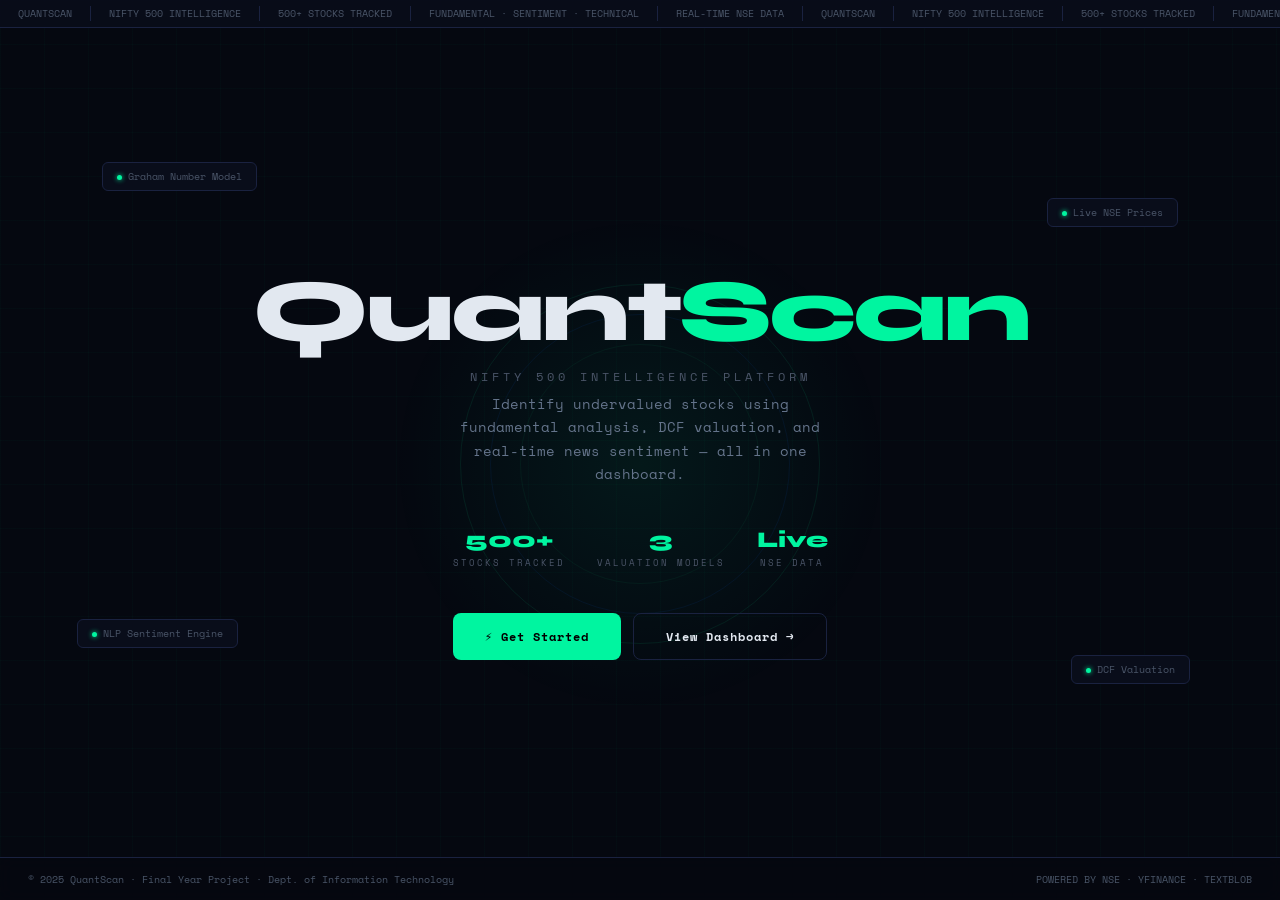
<file: quantscan_modified/index.html>
<!DOCTYPE html>
<html lang="en">
<head>
<meta charset="UTF-8">
<meta name="viewport" content="width=device-width, initial-scale=1.0">
<title>QuantScan — NIFTY 500 Intelligence</title>
<link href="https://fonts.googleapis.com/css2?family=Space+Mono:wght@400;700&family=Syne:wght@400;700;800&display=swap" rel="stylesheet">
<style>
:root{
  --bg:#050810;--bg2:#090d1a;--border:#1a2240;
  --accent:#00f5a0;--accent2:#0066ff;
  --text:#e2e8f0;--muted:#4a5568;
  --mono:'Space Mono',monospace;--sans:'Syne',sans-serif;
}
*{margin:0;padding:0;box-sizing:border-box;}
html,body{height:100%;overflow:hidden;}
body{font-family:var(--mono);background:var(--bg);color:var(--text);}

/* Grid bg */
body::before{content:'';position:fixed;inset:0;
  background-image:linear-gradient(rgba(0,245,160,.025) 1px,transparent 1px),linear-gradient(90deg,rgba(0,245,160,.025) 1px,transparent 1px);
  background-size:44px 44px;pointer-events:none;}

/* Ticker */
.ticker{position:fixed;top:0;left:0;right:0;z-index:10;height:28px;background:rgba(9,13,26,.95);border-bottom:1px solid var(--border);overflow:hidden;display:flex;align-items:center;}
.ticker-track{display:flex;white-space:nowrap;animation:tick 50s linear infinite;font-size:.62rem;color:var(--muted);}
.ticker-track span{padding:0 18px;border-right:1px solid var(--border);}
.up{color:#00f5a0!important;} .dn{color:#ff4560!important;}
@keyframes tick{from{transform:translateX(0)}to{transform:translateX(-50%)}}

/* Center layout */
.wrap{position:relative;z-index:1;height:100vh;display:flex;flex-direction:column;align-items:center;justify-content:center;text-align:center;padding-top:28px;}

/* Glow orb */
.orb{position:absolute;width:500px;height:500px;border-radius:50%;background:radial-gradient(circle,rgba(0,245,160,.07),transparent 70%);pointer-events:none;animation:breathe 5s ease-in-out infinite;}
@keyframes breathe{0%,100%{transform:scale(1);opacity:.7}50%{transform:scale(1.15);opacity:1}}

/* Rings */
.rings{position:absolute;width:360px;height:360px;}
.ring{position:absolute;inset:0;border-radius:50%;border:1px solid rgba(0,245,160,.08);animation:spin 20s linear infinite;}
.ring:nth-child(2){inset:30px;animation-duration:15s;animation-direction:reverse;border-color:rgba(0,102,255,.08);}
.ring:nth-child(3){inset:60px;animation-duration:25s;border-color:rgba(0,245,160,.05);}
@keyframes spin{from{transform:rotate(0)}to{transform:rotate(360deg)}}

/* Logo */
.logo{font-family:var(--sans);font-size:clamp(3rem,8vw,5.5rem);font-weight:800;letter-spacing:-3px;line-height:1;margin-bottom:12px;animation:rise .8s ease both;}
.logo em{color:var(--accent);font-style:normal;}
@keyframes rise{from{opacity:0;transform:translateY(24px)}to{opacity:1;transform:translateY(0)}}

.tagline{font-size:.75rem;color:var(--muted);letter-spacing:4px;text-transform:uppercase;margin-bottom:8px;animation:rise .8s .15s ease both;opacity:0;}
.desc{font-size:.85rem;color:#64748b;max-width:380px;line-height:1.7;margin-bottom:40px;animation:rise .8s .25s ease both;opacity:0;}

/* Stats row */
.stats{display:flex;gap:32px;margin-bottom:44px;animation:rise .8s .35s ease both;opacity:0;}
.stat{text-align:center;}
.stat-val{font-family:var(--sans);font-size:1.4rem;font-weight:800;color:var(--accent);}
.stat-label{font-size:.58rem;color:var(--muted);letter-spacing:2px;text-transform:uppercase;margin-top:3px;}

/* Buttons */
.btns{display:flex;gap:12px;animation:rise .8s .45s ease both;opacity:0;}
.btn{padding:13px 32px;border-radius:8px;font-family:var(--mono);font-size:.78rem;font-weight:700;cursor:pointer;letter-spacing:1px;transition:all .2s;text-decoration:none;display:inline-flex;align-items:center;gap:8px;border:none;}
.btn-main{background:var(--accent);color:#000;}
.btn-main:hover{background:#00e090;transform:translateY(-2px);box-shadow:0 6px 24px rgba(0,245,160,.35);}
.btn-ghost{background:transparent;color:var(--text);border:1px solid var(--border);}
.btn-ghost:hover{border-color:var(--accent);color:var(--accent);}

/* Bottom bar */
.bottom{position:fixed;bottom:0;left:0;right:0;padding:14px 28px;display:flex;justify-content:space-between;align-items:center;font-size:.6rem;color:var(--muted);border-top:1px solid var(--border);background:rgba(5,8,16,.8);backdrop-filter:blur(8px);}

/* Floating badges */
.badge{position:absolute;padding:6px 14px;border-radius:6px;background:var(--bg2);border:1px solid var(--border);font-size:.62rem;color:var(--muted);white-space:nowrap;animation:float 6s ease-in-out infinite;}
.badge-1{top:18%;left:8%;animation-delay:0s;}
.badge-2{top:22%;right:8%;animation-delay:1.5s;}
.badge-3{bottom:28%;left:6%;animation-delay:3s;}
.badge-4{bottom:24%;right:7%;animation-delay:4.5s;}
@keyframes float{0%,100%{transform:translateY(0)}50%{transform:translateY(-8px)}}
.badge-dot{display:inline-block;width:5px;height:5px;border-radius:50%;margin-right:6px;background:var(--accent);box-shadow:0 0 5px var(--accent);}
</style>
</head>
<body>

<!-- Ticker -->
<div class="ticker">
  <div class="ticker-track" id="indexTicker">
    <span>QUANTSCAN</span><span>NIFTY 500 INTELLIGENCE</span><span>500+ STOCKS TRACKED</span>
    <span>FUNDAMENTAL · SENTIMENT · TECHNICAL</span><span>REAL-TIME NSE DATA</span>
    <span>QUANTSCAN</span><span>NIFTY 500 INTELLIGENCE</span><span>500+ STOCKS TRACKED</span>
    <span>FUNDAMENTAL · SENTIMENT · TECHNICAL</span><span>REAL-TIME NSE DATA</span>
  </div>
</div>

<!-- Floating badges -->
<div class="badge badge-1"><span class="badge-dot"></span>Graham Number Model</div>
<div class="badge badge-2"><span class="badge-dot"></span>Live NSE Prices</div>
<div class="badge badge-3"><span class="badge-dot"></span>NLP Sentiment Engine</div>
<div class="badge badge-4"><span class="badge-dot"></span>DCF Valuation</div>

<div class="wrap">
  <div class="orb"></div>
  <div class="rings">
    <div class="ring"></div>
    <div class="ring"></div>
    <div class="ring"></div>
  </div>

  <div class="logo">Quant<em>Scan</em></div>
  <div class="tagline">NIFTY 500 Intelligence Platform</div>
  <p class="desc">Identify undervalued stocks using fundamental analysis, DCF valuation, and real-time news sentiment — all in one dashboard.</p>

  <div class="stats">
    <div class="stat"><div class="stat-val">500+</div><div class="stat-label">Stocks Tracked</div></div>
    <div class="stat"><div class="stat-val">3</div><div class="stat-label">Valuation Models</div></div>
    <div class="stat"><div class="stat-val">Live</div><div class="stat-label">NSE Data</div></div>
  </div>

  <div class="btns">
    <a href="login.html" class="btn btn-main">⚡ Get Started</a>
    <a href="dashboard.html" class="btn btn-ghost">View Dashboard →</a>
  </div>
</div>

<div class="bottom">
  <span>© 2025 QuantScan · Final Year Project · Dept. of Information Technology</span>
  <span>POWERED BY NSE · YFINANCE · TEXTBLOB</span>
</div>

<script>
// Fetch live ticker data
async function loadIndexTicker(){
  try{
    const r = await fetch('http://127.0.0.1:8000/ticker');
    const data = await r.json();
    const el = document.getElementById('indexTicker');
    const items = data.map(d=>{
      const cls = d.change >= 0 ? 'up' : 'dn';
      const arrow = d.change >= 0 ? '▲' : '▼';
      return `<span class="${cls}">${d.symbol} ₹${d.price} ${arrow}${Math.abs(d.change).toFixed(2)}%</span>`;
    }).join('');
    el.innerHTML = items + items;
  }catch(e){ /* keep static text if backend not running */ }
}
loadIndexTicker();
setInterval(loadIndexTicker, 30000);
</script>
</body>
</html>
</file>
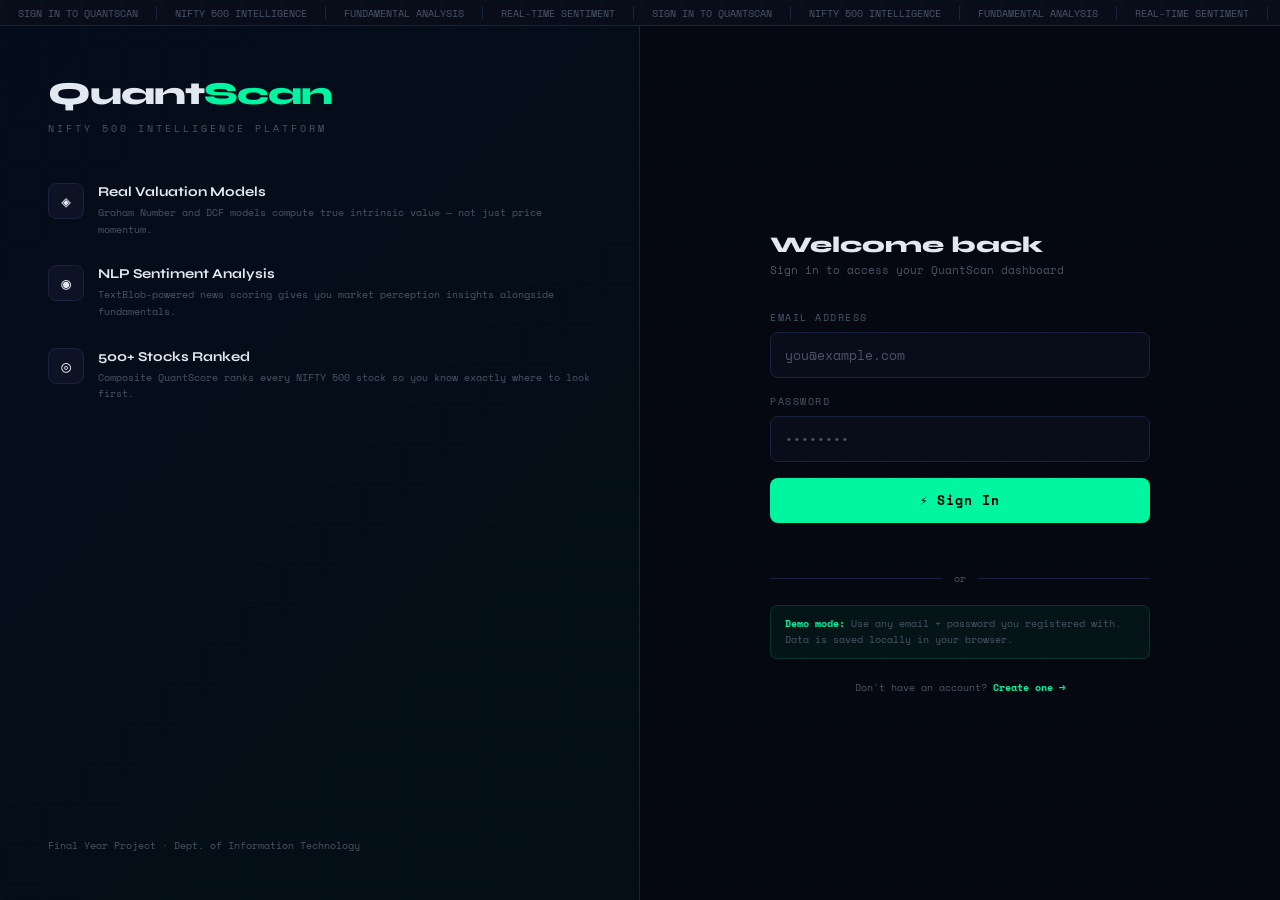
<file: quantscan_modified/login.html>
<!DOCTYPE html>
<html lang="en">
<head>
<meta charset="UTF-8">
<meta name="viewport" content="width=device-width, initial-scale=1.0">
<title>Sign In — QuantScan</title>
<link href="https://fonts.googleapis.com/css2?family=Space+Mono:wght@400;700&family=Syne:wght@700;800&display=swap" rel="stylesheet">
<style>
:root{
  --bg:#050810;--bg2:#090d1a;--bg3:#0d1225;--border:#1a2240;
  --accent:#00f5a0;--accent2:#0066ff;
  --text:#e2e8f0;--muted:#4a5568;--err:#ff4560;
  --mono:'Space Mono',monospace;--sans:'Syne',sans-serif;
}
*{margin:0;padding:0;box-sizing:border-box;}
html,body{height:100%;}
body{font-family:var(--mono);background:var(--bg);color:var(--text);display:flex;flex-direction:column;min-height:100vh;}
body::before{content:'';position:fixed;inset:0;background-image:linear-gradient(rgba(0,245,160,.02) 1px,transparent 1px),linear-gradient(90deg,rgba(0,245,160,.02) 1px,transparent 1px);background-size:40px 40px;pointer-events:none;}

/* Ticker */
.ticker{height:26px;background:var(--bg2);border-bottom:1px solid var(--border);overflow:hidden;display:flex;align-items:center;}
.ticker-track{display:flex;white-space:nowrap;animation:tick 50s linear infinite;font-size:.6rem;color:var(--muted);}
.ticker-track span{padding:0 18px;border-right:1px solid var(--border);}
.up{color:#00f5a0!important;} .dn{color:#ff4560!important;}
@keyframes tick{from{transform:translateX(0)}to{transform:translateX(-50%)}}

/* Layout */
.page{flex:1;display:grid;grid-template-columns:1fr 1fr;position:relative;z-index:1;}

/* Left panel */
.left{background:linear-gradient(135deg,rgba(0,102,255,.05),rgba(0,245,160,.03));border-right:1px solid var(--border);padding:48px;display:flex;flex-direction:column;justify-content:center;}
.brand{font-family:var(--sans);font-size:2rem;font-weight:800;letter-spacing:-1px;margin-bottom:8px;}
.brand em{color:var(--accent);font-style:normal;}
.brand-tag{font-size:.6rem;color:var(--muted);letter-spacing:3px;text-transform:uppercase;margin-bottom:48px;}
.feature{display:flex;align-items:flex-start;gap:14px;margin-bottom:28px;}
.feat-icon{width:36px;height:36px;border-radius:8px;background:var(--bg3);border:1px solid var(--border);display:flex;align-items:center;justify-content:center;font-size:1rem;flex-shrink:0;}
.feat-title{font-family:var(--sans);font-size:.85rem;font-weight:700;margin-bottom:4px;}
.feat-desc{font-size:.65rem;color:var(--muted);line-height:1.6;}
.left-footer{margin-top:auto;padding-top:32px;font-size:.6rem;color:var(--muted);}

/* Right panel */
.right{display:flex;align-items:center;justify-content:center;padding:48px;}
.form-card{width:100%;max-width:380px;}
.form-title{font-family:var(--sans);font-size:1.4rem;font-weight:800;margin-bottom:4px;}
.form-sub{font-size:.68rem;color:var(--muted);margin-bottom:32px;}

.field{margin-bottom:16px;}
.field label{display:block;font-size:.62rem;color:var(--muted);letter-spacing:1.5px;text-transform:uppercase;margin-bottom:7px;}
.field input{width:100%;padding:12px 14px;background:var(--bg2);border:1px solid var(--border);border-radius:8px;color:var(--text);font-family:var(--mono);font-size:.82rem;outline:none;transition:border-color .2s,box-shadow .2s;}
.field input:focus{border-color:var(--accent);box-shadow:0 0 0 3px rgba(0,245,160,.08);}
.field input::placeholder{color:var(--muted);}

.btn-submit{width:100%;padding:13px;background:var(--accent);color:#000;border:none;border-radius:8px;font-family:var(--mono);font-size:.8rem;font-weight:700;cursor:pointer;letter-spacing:1px;margin-top:8px;transition:all .2s;display:flex;align-items:center;justify-content:center;gap:8px;}
.btn-submit:hover{background:#00e090;transform:translateY(-1px);box-shadow:0 4px 20px rgba(0,245,160,.3);}

.err-msg{color:var(--err);font-size:.68rem;margin-top:10px;min-height:18px;}
.switch-link{text-align:center;margin-top:20px;font-size:.65rem;color:var(--muted);}
.switch-link a{color:var(--accent);text-decoration:none;font-weight:700;}
.switch-link a:hover{text-decoration:underline;}

.divider{display:flex;align-items:center;gap:12px;margin:20px 0;font-size:.6rem;color:var(--muted);}
.divider::before,.divider::after{content:'';flex:1;height:1px;background:var(--border);}

/* Demo badge */
.demo-note{margin-top:16px;padding:10px 14px;background:rgba(0,245,160,.05);border:1px solid rgba(0,245,160,.15);border-radius:7px;font-size:.62rem;color:var(--muted);line-height:1.6;}
.demo-note strong{color:var(--accent);}

@media(max-width:700px){.left{display:none;}.page{grid-template-columns:1fr;}}
</style>
</head>
<body>

<div class="ticker">
  <div class="ticker-track" id="loginTicker">
    <span>SIGN IN TO QUANTSCAN</span><span>NIFTY 500 INTELLIGENCE</span>
    <span>FUNDAMENTAL ANALYSIS</span><span>REAL-TIME SENTIMENT</span>
    <span>SIGN IN TO QUANTSCAN</span><span>NIFTY 500 INTELLIGENCE</span>
    <span>FUNDAMENTAL ANALYSIS</span><span>REAL-TIME SENTIMENT</span>
  </div>
</div>

<div class="page">
  <!-- Left info panel -->
  <div class="left">
    <div class="brand">Quant<em>Scan</em></div>
    <div class="brand-tag">NIFTY 500 Intelligence Platform</div>

    <div class="feature">
      <div class="feat-icon">◈</div>
      <div>
        <div class="feat-title">Real Valuation Models</div>
        <div class="feat-desc">Graham Number and DCF models compute true intrinsic value — not just price momentum.</div>
      </div>
    </div>
    <div class="feature">
      <div class="feat-icon">◉</div>
      <div>
        <div class="feat-title">NLP Sentiment Analysis</div>
        <div class="feat-desc">TextBlob-powered news scoring gives you market perception insights alongside fundamentals.</div>
      </div>
    </div>
    <div class="feature">
      <div class="feat-icon">◎</div>
      <div>
        <div class="feat-title">500+ Stocks Ranked</div>
        <div class="feat-desc">Composite QuantScore ranks every NIFTY 500 stock so you know exactly where to look first.</div>
      </div>
    </div>

    <div class="left-footer">Final Year Project · Dept. of Information Technology</div>
  </div>

  <!-- Right form -->
  <div class="right">
    <div class="form-card">
      <div class="form-title">Welcome back</div>
      <div class="form-sub">Sign in to access your QuantScan dashboard</div>

      <div class="field">
        <label>Email Address</label>
        <input id="loginEmail" type="email" placeholder="you@example.com" autocomplete="email">
      </div>
      <div class="field">
        <label>Password</label>
        <input id="loginPassword" type="password" placeholder="••••••••" autocomplete="current-password">
      </div>

      <button class="btn-submit" onclick="loginUser()">⚡ Sign In</button>
      <div class="err-msg" id="loginError"></div>

      <div class="divider">or</div>

      <div class="demo-note">
        <strong>Demo mode:</strong> Use any email + password you registered with. Data is saved locally in your browser.
      </div>

      <div class="switch-link">Don't have an account? <a href="signup.html">Create one →</a></div>
    </div>
  </div>
</div>

<script>
function loginUser(){
  const email = document.getElementById('loginEmail').value.trim();
  const pass  = document.getElementById('loginPassword').value;
  const errEl = document.getElementById('loginError');
  errEl.textContent = '';

  if(!email || !pass){ errEl.textContent = '⚠ Please fill in all fields.'; return; }

  const saved = localStorage.getItem('userEmail');
  const savedP = localStorage.getItem('userPassword');

  if(!saved){ errEl.textContent = '⚠ No account found. Please sign up first.'; return; }
  if(email === saved && pass === savedP){
    localStorage.setItem('loggedIn','true');
    localStorage.setItem('username', email.split('@')[0]);
    window.location.href = 'dashboard.html';
  } else {
    errEl.textContent = '✕ Invalid email or password.';
  }
}

document.addEventListener('keydown', e => { if(e.key==='Enter') loginUser(); });

// Live ticker
async function loadTicker(){
  try{
    const r = await fetch('http://127.0.0.1:8000/ticker');
    const data = await r.json();
    const el = document.getElementById('loginTicker');
    const items = data.map(d=>{
      const cls = d.change>=0?'up':'dn';
      return `<span class="${cls}">${d.symbol} ₹${d.price} ${d.change>=0?'▲':'▼'}${Math.abs(d.change).toFixed(2)}%</span>`;
    }).join('');
    el.innerHTML = items+items;
  }catch(e){}
}
loadTicker();
</script>
</body>
</html>
</file>
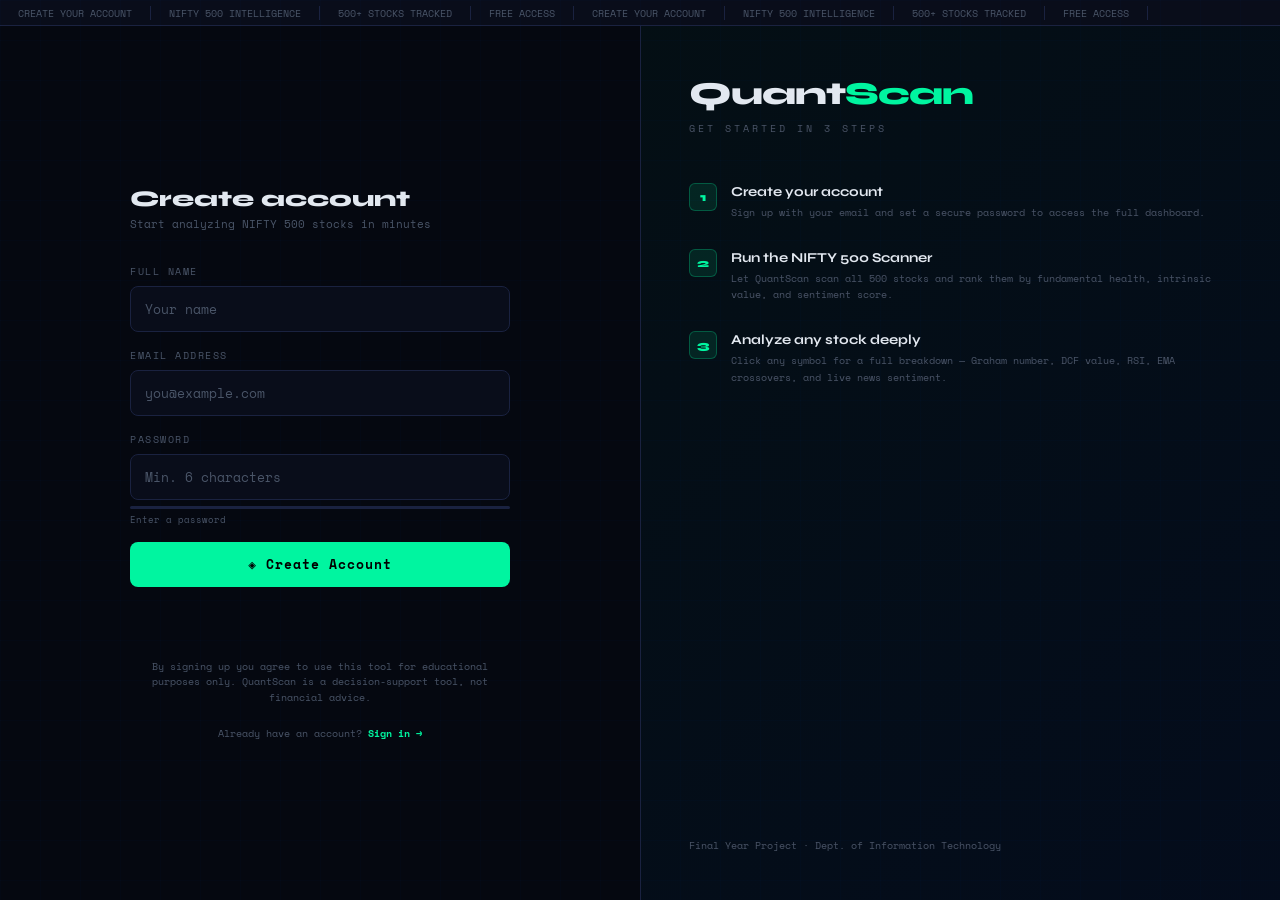
<file: quantscan_modified/signup.html>
<!DOCTYPE html>
<html lang="en">
<head>
<meta charset="UTF-8">
<meta name="viewport" content="width=device-width, initial-scale=1.0">
<title>Create Account — QuantScan</title>
<link href="https://fonts.googleapis.com/css2?family=Space+Mono:wght@400;700&family=Syne:wght@700;800&display=swap" rel="stylesheet">
<style>
:root{
  --bg:#050810;--bg2:#090d1a;--bg3:#0d1225;--border:#1a2240;
  --accent:#00f5a0;--accent2:#0066ff;
  --text:#e2e8f0;--muted:#4a5568;--err:#ff4560;
  --mono:'Space Mono',monospace;--sans:'Syne',sans-serif;
}
*{margin:0;padding:0;box-sizing:border-box;}
html,body{height:100%;}
body{font-family:var(--mono);background:var(--bg);color:var(--text);display:flex;flex-direction:column;min-height:100vh;}
body::before{content:'';position:fixed;inset:0;background-image:linear-gradient(rgba(0,102,255,.02) 1px,transparent 1px),linear-gradient(90deg,rgba(0,102,255,.02) 1px,transparent 1px);background-size:40px 40px;pointer-events:none;}

.ticker{height:26px;background:var(--bg2);border-bottom:1px solid var(--border);overflow:hidden;display:flex;align-items:center;}
.ticker-track{display:flex;white-space:nowrap;animation:tick 50s linear infinite;font-size:.6rem;color:var(--muted);}
.ticker-track span{padding:0 18px;border-right:1px solid var(--border);}
.up{color:#00f5a0!important;} .dn{color:#ff4560!important;}
@keyframes tick{from{transform:translateX(0)}to{transform:translateX(-50%)}}

.page{flex:1;display:grid;grid-template-columns:1fr 1fr;position:relative;z-index:1;}

/* Right info panel (reversed from login) */
.right-info{background:linear-gradient(135deg,rgba(0,245,160,.03),rgba(0,102,255,.05));border-left:1px solid var(--border);padding:48px;display:flex;flex-direction:column;justify-content:center;order:2;}
.brand{font-family:var(--sans);font-size:2rem;font-weight:800;letter-spacing:-1px;margin-bottom:8px;}
.brand em{color:var(--accent);font-style:normal;}
.brand-tag{font-size:.6rem;color:var(--muted);letter-spacing:3px;text-transform:uppercase;margin-bottom:48px;}

/* Steps */
.step{display:flex;align-items:flex-start;gap:14px;margin-bottom:28px;}
.step-num{width:28px;height:28px;border-radius:6px;background:rgba(0,245,160,.1);border:1px solid rgba(0,245,160,.25);display:flex;align-items:center;justify-content:center;font-family:var(--sans);font-weight:800;font-size:.75rem;color:var(--accent);flex-shrink:0;}
.step-title{font-family:var(--sans);font-size:.85rem;font-weight:700;margin-bottom:4px;}
.step-desc{font-size:.65rem;color:var(--muted);line-height:1.6;}
.right-footer{margin-top:auto;padding-top:32px;font-size:.6rem;color:var(--muted);}

/* Form panel */
.left-form{display:flex;align-items:center;justify-content:center;padding:48px;order:1;}
.form-card{width:100%;max-width:380px;}
.form-title{font-family:var(--sans);font-size:1.4rem;font-weight:800;margin-bottom:4px;}
.form-sub{font-size:.68rem;color:var(--muted);margin-bottom:32px;}

.field{margin-bottom:16px;}
.field label{display:block;font-size:.62rem;color:var(--muted);letter-spacing:1.5px;text-transform:uppercase;margin-bottom:7px;}
.field input{width:100%;padding:12px 14px;background:var(--bg2);border:1px solid var(--border);border-radius:8px;color:var(--text);font-family:var(--mono);font-size:.82rem;outline:none;transition:border-color .2s,box-shadow .2s;}
.field input:focus{border-color:var(--accent);box-shadow:0 0 0 3px rgba(0,245,160,.08);}
.field input::placeholder{color:var(--muted);}

/* Password strength bar */
.strength-bar{height:3px;border-radius:2px;background:var(--border);margin-top:6px;overflow:hidden;}
.strength-fill{height:100%;border-radius:2px;transition:width .3s,background .3s;width:0%;}
.strength-label{font-size:.58rem;color:var(--muted);margin-top:4px;}

.btn-submit{width:100%;padding:13px;background:var(--accent);color:#000;border:none;border-radius:8px;font-family:var(--mono);font-size:.8rem;font-weight:700;cursor:pointer;letter-spacing:1px;margin-top:8px;transition:all .2s;display:flex;align-items:center;justify-content:center;gap:8px;}
.btn-submit:hover{background:#00e090;transform:translateY(-1px);box-shadow:0 4px 20px rgba(0,245,160,.3);}

.err-msg{color:var(--err);font-size:.68rem;margin-top:10px;min-height:18px;}
.ok-msg{color:var(--accent);font-size:.68rem;margin-top:10px;min-height:18px;}
.switch-link{text-align:center;margin-top:20px;font-size:.65rem;color:var(--muted);}
.switch-link a{color:var(--accent);text-decoration:none;font-weight:700;}

/* Terms */
.terms{margin-top:16px;font-size:.6rem;color:var(--muted);text-align:center;line-height:1.6;}

@media(max-width:700px){.right-info{display:none;}.page{grid-template-columns:1fr;}}
</style>
</head>
<body>

<div class="ticker">
  <div class="ticker-track" id="signupTicker">
    <span>CREATE YOUR ACCOUNT</span><span>NIFTY 500 INTELLIGENCE</span>
    <span>500+ STOCKS TRACKED</span><span>FREE ACCESS</span>
    <span>CREATE YOUR ACCOUNT</span><span>NIFTY 500 INTELLIGENCE</span>
    <span>500+ STOCKS TRACKED</span><span>FREE ACCESS</span>
  </div>
</div>

<div class="page">
  <!-- Form -->
  <div class="left-form">
    <div class="form-card">
      <div class="form-title">Create account</div>
      <div class="form-sub">Start analyzing NIFTY 500 stocks in minutes</div>

      <div class="field">
        <label>Full Name</label>
        <input id="signupName" type="text" placeholder="Your name" autocomplete="name">
      </div>
      <div class="field">
        <label>Email Address</label>
        <input id="signupEmail" type="email" placeholder="you@example.com" autocomplete="email">
      </div>
      <div class="field">
        <label>Password</label>
        <input id="signupPassword" type="password" placeholder="Min. 6 characters" autocomplete="new-password" oninput="checkStrength(this.value)">
        <div class="strength-bar"><div class="strength-fill" id="strengthFill"></div></div>
        <div class="strength-label" id="strengthLabel">Enter a password</div>
      </div>

      <button class="btn-submit" onclick="signupUser()">◈ Create Account</button>
      <div class="err-msg" id="signupError"></div>
      <div class="ok-msg" id="signupOk"></div>

      <div class="terms">By signing up you agree to use this tool for educational purposes only. QuantScan is a decision-support tool, not financial advice.</div>
      <div class="switch-link">Already have an account? <a href="login.html">Sign in →</a></div>
    </div>
  </div>

  <!-- Info -->
  <div class="right-info">
    <div class="brand">Quant<em>Scan</em></div>
    <div class="brand-tag">Get started in 3 steps</div>

    <div class="step">
      <div class="step-num">1</div>
      <div>
        <div class="step-title">Create your account</div>
        <div class="step-desc">Sign up with your email and set a secure password to access the full dashboard.</div>
      </div>
    </div>
    <div class="step">
      <div class="step-num">2</div>
      <div>
        <div class="step-title">Run the NIFTY 500 Scanner</div>
        <div class="step-desc">Let QuantScan scan all 500 stocks and rank them by fundamental health, intrinsic value, and sentiment score.</div>
      </div>
    </div>
    <div class="step">
      <div class="step-num">3</div>
      <div>
        <div class="step-title">Analyze any stock deeply</div>
        <div class="step-desc">Click any symbol for a full breakdown — Graham number, DCF value, RSI, EMA crossovers, and live news sentiment.</div>
      </div>
    </div>

    <div class="right-footer">Final Year Project · Dept. of Information Technology</div>
  </div>
</div>

<script>
function checkStrength(val){
  const fill  = document.getElementById('strengthFill');
  const label = document.getElementById('strengthLabel');
  if(!val){ fill.style.width='0%'; label.textContent='Enter a password'; return; }
  let score = 0;
  if(val.length >= 6)  score++;
  if(val.length >= 10) score++;
  if(/[A-Z]/.test(val)) score++;
  if(/[0-9]/.test(val)) score++;
  if(/[^A-Za-z0-9]/.test(val)) score++;
  const levels = [
    {w:'20%',c:'#ff4560',t:'Too short'},
    {w:'40%',c:'#ff6b35',t:'Weak'},
    {w:'60%',c:'#f0b429',t:'Fair'},
    {w:'80%',c:'#7eb3ff',t:'Good'},
    {w:'100%',c:'#00f5a0',t:'Strong ✓'},
  ];
  const lvl = levels[Math.min(score-1, 4)] || levels[0];
  fill.style.width  = lvl.w;
  fill.style.background = lvl.c;
  label.textContent = lvl.t;
  label.style.color = lvl.c;
}

function signupUser(){
  const name  = document.getElementById('signupName').value.trim();
  const email = document.getElementById('signupEmail').value.trim();
  const pass  = document.getElementById('signupPassword').value;
  const errEl = document.getElementById('signupError');
  const okEl  = document.getElementById('signupOk');
  errEl.textContent = ''; okEl.textContent = '';

  if(!name)              { errEl.textContent = '⚠ Please enter your name.'; return; }
  if(!email)             { errEl.textContent = '⚠ Please enter your email.'; return; }
  if(!email.includes('@')){ errEl.textContent = '⚠ Enter a valid email address.'; return; }
  if(pass.length < 6)    { errEl.textContent = '⚠ Password must be at least 6 characters.'; return; }

  localStorage.setItem('userEmail',    email);
  localStorage.setItem('userPassword', pass);
  localStorage.setItem('userName',     name);

  okEl.textContent = '✓ Account created! Redirecting to sign in…';
  setTimeout(()=> window.location.href = 'login.html', 1500);
}

document.addEventListener('keydown', e => { if(e.key==='Enter') signupUser(); });

async function loadTicker(){
  try{
    const r = await fetch('http://127.0.0.1:8000/ticker');
    const data = await r.json();
    const el = document.getElementById('signupTicker');
    const items = data.map(d=>{
      const cls = d.change>=0?'up':'dn';
      return `<span class="${cls}">${d.symbol} ₹${d.price} ${d.change>=0?'▲':'▼'}${Math.abs(d.change).toFixed(2)}%</span>`;
    }).join('');
    el.innerHTML = items+items;
  }catch(e){}
}
loadTicker();
</script>
</body>
</html>
</file>
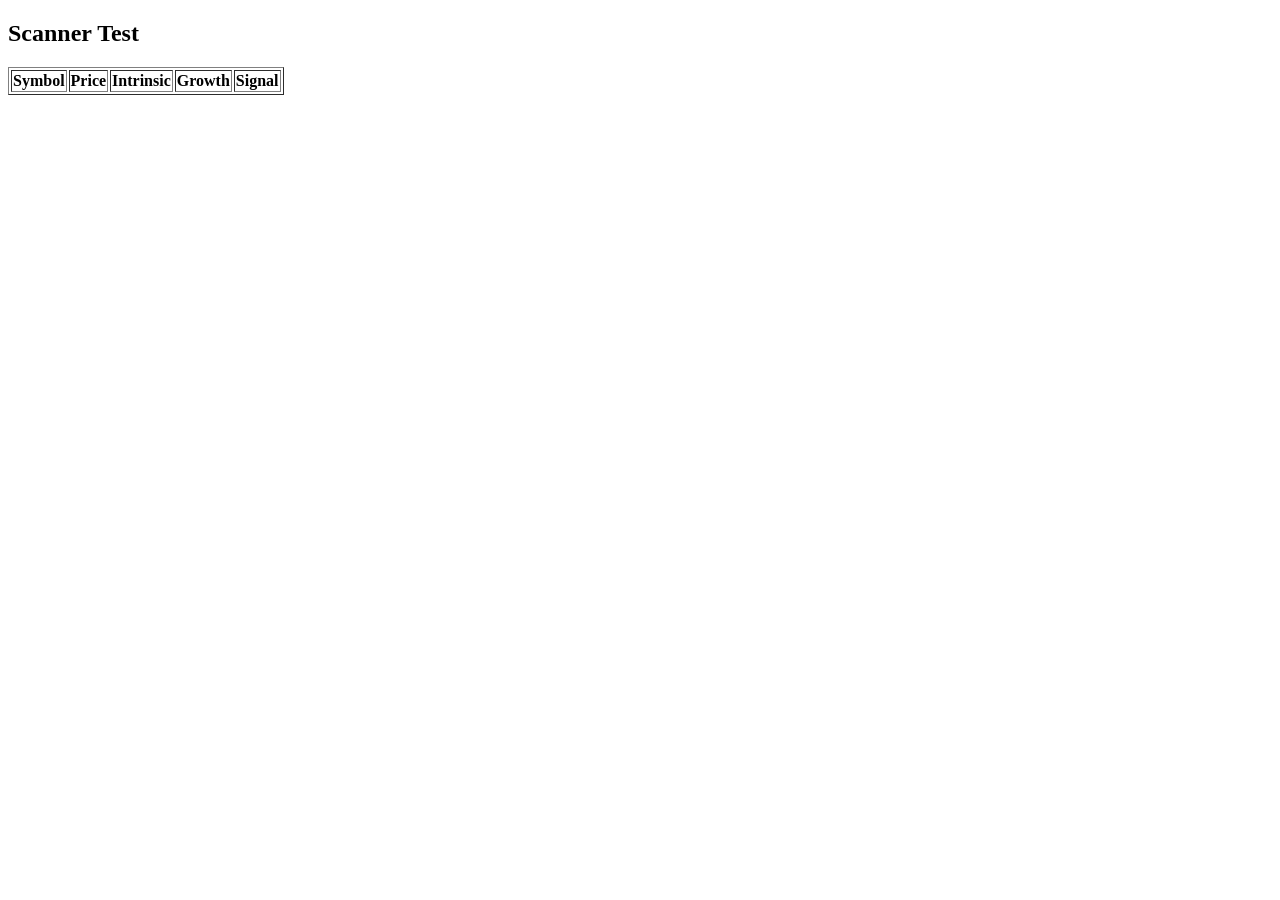
<file: quantscan_modified/test.html>
<!DOCTYPE html>
<html>
<head>
<title>TEST</title>
</head>
<body>

<h2>Scanner Test</h2>

<table border="1">
<thead>
<tr>
<th>Symbol</th>
<th>Price</th>
<th>Intrinsic</th>
<th>Growth</th>
<th>Signal</th>
</tr>
</thead>
<tbody id="scannerTable"></tbody>
</table>

<script>

async function loadScanner(){

let res = await fetch("http://127.0.0.1:8000/scan");
let data = await res.json();

console.log(data);

let html="";

data.forEach(s=>{
html+=`
<tr>
<td>${s.symbol}</td>
<td>${s.price}</td>
<td>${s.intrinsic}</td>
<td>${s.growth}</td>
<td>${s.signal}</td>
</tr>
`;
});

document.getElementById("scannerTable").innerHTML = html;

}

loadScanner();

</script>

</body>
</html>
</file>
